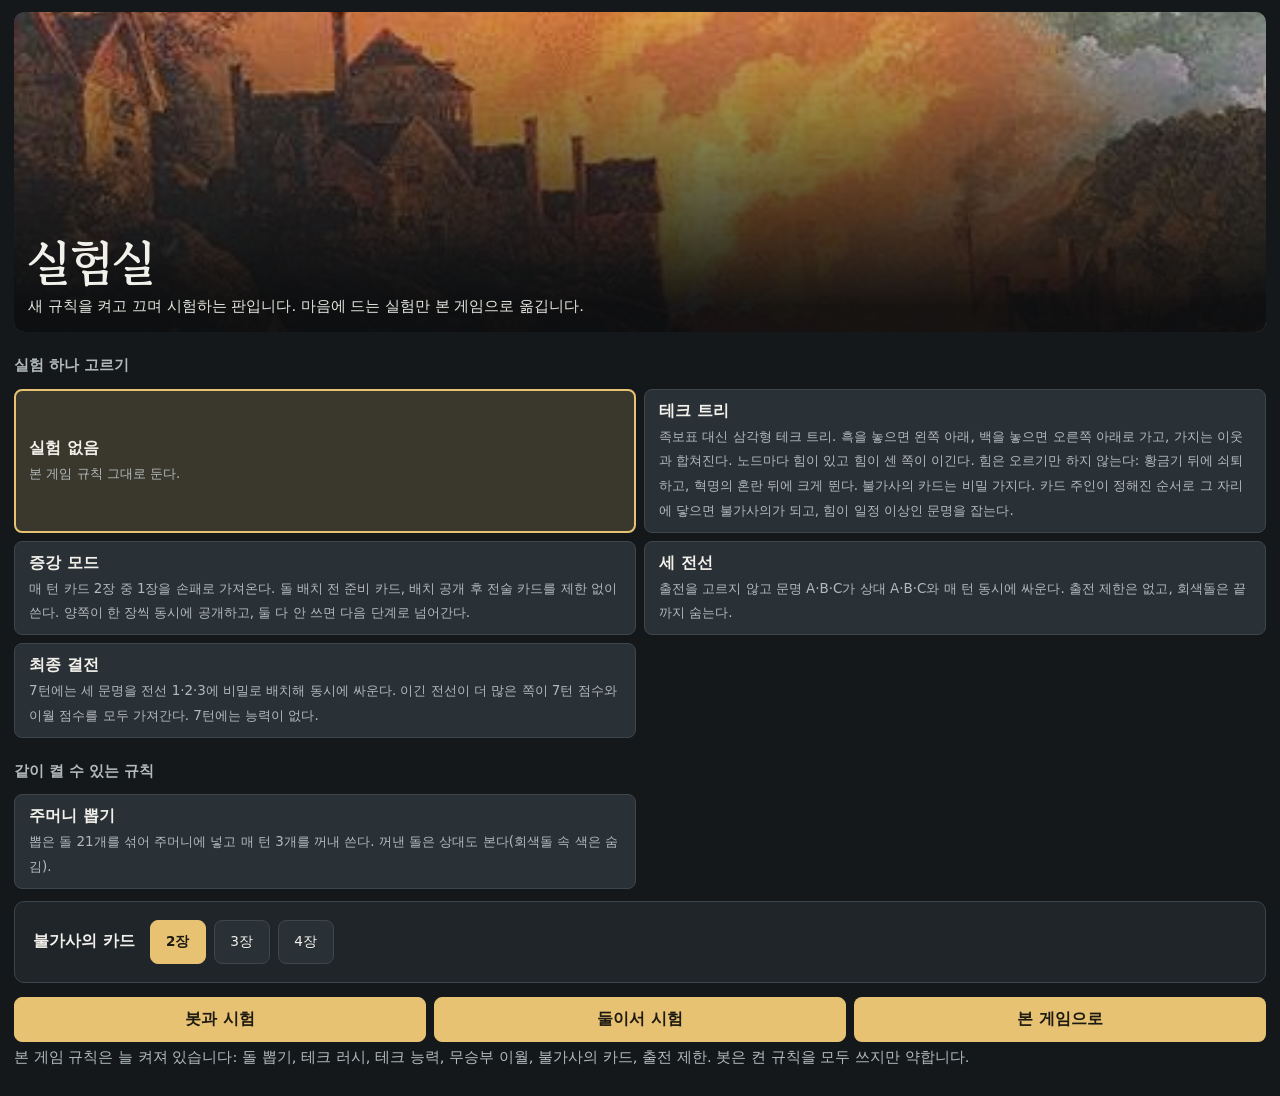
<file: lab.html>
<!doctype html>
<html lang="ko">
<head>
<meta charset="utf-8">
<meta name="viewport" content="width=device-width, initial-scale=1, viewport-fit=cover">
<meta name="theme-color" content="#14181b">
<title>문명 대전 실험실</title>
<link rel="preconnect" href="https://fonts.googleapis.com">
<link rel="preconnect" href="https://fonts.gstatic.com" crossorigin>
<link rel="stylesheet" href="https://fonts.googleapis.com/css2?family=Gowun+Batang:wght@700&display=swap">
<link rel="stylesheet" href="style.css">
<style>
.mods { display: grid; gap: 8px; margin-top: 12px; }
.mod { text-align: left; }
.mod b { display: block; }
.mod small { color: var(--muted); font-size: .84rem; }
.mod[aria-pressed="true"] { border: 2px solid var(--gold); background: #3a372c; padding: 8px 13px; }
.panel .tab { flex: none; width: 56px; }
.on-mods { font-size: .82rem; color: var(--gold); margin-top: 4px; }
.queue { display: inline-flex; gap: 4px; }
.lane { font-family: var(--display); margin-top: 14px; }
.picks.two { grid-template-columns: repeat(2, minmax(0, 1fr)); }
.pick.offer { display: block; text-align: left; height: auto; padding: 8px 10px; }
.pick.offer[aria-pressed="true"] { padding: 7px 9px; }
.pick.offer .labels > * { display: block; white-space: normal; margin-top: 3px; }
.hand-row > .hand-body:first-child { grid-column: 1 / -1; }
.tree-wrap { overflow-x: auto; margin-top: 8px; }
.tree-svg { display: block; width: 100%; min-width: 400px; height: auto; }
.tree-svg text { text-anchor: middle; font-size: 11px; fill: var(--ink); }
.tree-svg .tn { font-weight: 600; }
.tree-svg .tp { fill: var(--gold); font-size: 10.5px; }
.tree-svg .tf { fill: var(--special); font-size: 9.5px; }
.tree-svg .node rect { fill: var(--panel-2); stroke: var(--line); }
.tree-svg .node.here rect { fill: #3a372c; stroke: var(--gold); stroke-width: 2.5; }
.tree-svg .node.next rect { stroke: var(--gold); stroke-dasharray: 4 3; }
.tree-svg .node rect.badge { fill: var(--gold); stroke: none; }
.tree-svg .tb { fill: var(--bg); font-size: 10px; font-weight: 700; }
.tree-svg .edge line { stroke-width: 2; }
.tree-svg .eb line { stroke: #6c757b; }
.tree-svg .ew line { stroke: #cfccc4; }
.tree-svg .ebw line { stroke: #9aa1a5; stroke-dasharray: 6 3; }
.tree-svg .edge circle { stroke: #8a9298; stroke-width: 1; }
.tree-svg .sb { fill: #0b0d0e; }
.tree-svg .sw { fill: #f2f0ea; }
.tree-svg .ts { fill: var(--special); font-size: 9.5px; font-weight: 700; }
.tree-svg .node.one-way rect { stroke-dasharray: 2 2; }
.tree-svg .node.here.one-way rect { stroke-dasharray: none; }
.tree-svg.marked .edge { opacity: .35; }
.tree-svg.marked .edge.hot { opacity: 1; }
.tree-svg.marked .edge.hot line { stroke-width: 3.5; }
.tree-svg .root { fill: var(--panel-2); stroke: var(--line); }
.tree-svg .root-t { font-size: 9px; fill: var(--muted); }
@media (min-width: 1000px) { .layout { grid-template-columns: minmax(0, 1fr) 470px; } }
.perms { display: grid; grid-template-columns: repeat(2, minmax(0, 1fr)); gap: 0 8px; margin-top: 4px; }
@media (min-width: 720px) { .mods { grid-template-columns: repeat(2, minmax(0, 1fr)); } }
</style>
</head>
<body>
<div class="wrap" id="app"></div>
<dialog id="table-sheet" aria-label="족보표"></dialog>
<script src="game.js"></script>
<script src="art.js"></script>
<script src="lab-rules.js"></script>
<script src="hit.js"></script>
<script src="lab-ui.js"></script>
</body>
</html>
</file>
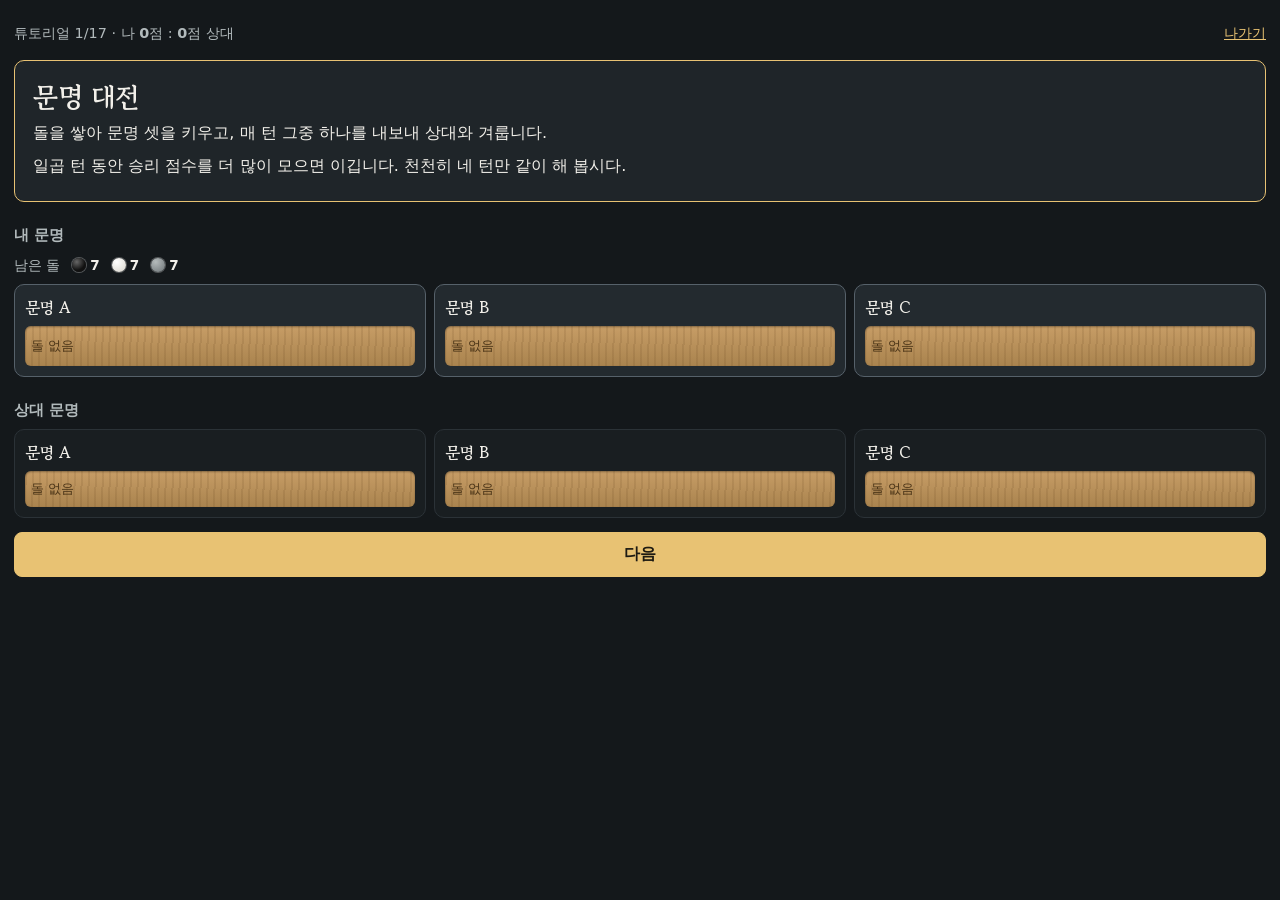
<file: tutorial.html>
<!doctype html>
<html lang="ko">
<head>
<meta charset="utf-8">
<meta name="viewport" content="width=device-width, initial-scale=1, viewport-fit=cover">
<meta name="theme-color" content="#14181b">
<title>문명 대전 튜토리얼</title>
<link rel="preconnect" href="https://fonts.googleapis.com">
<link rel="preconnect" href="https://fonts.gstatic.com" crossorigin>
<link rel="stylesheet" href="https://fonts.googleapis.com/css2?family=Gowun+Batang:wght@700&display=swap">
<link rel="stylesheet" href="style.css">
<style>
.tut-top { display: flex; justify-content: space-between; align-items: center; gap: 12px; font-size: .9rem; color: var(--muted); }
.tut-top a { color: var(--gold); padding: 10px 0; }
.coach { border-color: var(--gold); margin-top: 6px; }
.coach p { margin-top: 8px; }
.tut-pick { grid-template-columns: minmax(0, 1fr); }
.tut-pick .pick { flex-direction: row; justify-content: center; gap: 8px; }
.tut-bar { display: flex; gap: 8px; margin-top: 14px; }
.tut-bar > * { flex: 1; }
.tut-bar a { display: grid; place-items: center; padding: 10px 15px; border-radius: 8px; text-decoration: none; }
.tut-card { display: grid; grid-template-columns: 80px minmax(0, 1fr); gap: 10px; align-items: center; margin-top: 10px; }
</style>
</head>
<body>
<div class="wrap" id="app"></div>
<script src="game.js"></script>
<script src="art.js"></script>
<script src="tutorial.js"></script>
</body>
</html>
</file>
<file: style.css>
/* 미술관 벽처럼 어두운 바탕에 명화와 바둑판 나무를 올린 화면. 휴대폰 기준으로 쓰고 넓은 화면에서 확장한다. */
:root {
  color-scheme: dark;
  --bg: #14181b;
  --panel: #1f2529;
  --panel-2: #2a3136;
  --line: #3d464d;
  --ink: #f2f0ea;
  --muted: #b2babc;
  --wood: #c79d66;
  --wood-dark: #a9834e;
  --gold: #e8c273;
  --win: #7ccb96;
  --lose: #ec8a7a;
  --special: #86d0d6;
  --stone: 26px;
  --display: "Gowun Batang", "Apple SD Gothic Neo", "Malgun Gothic", serif;
}

* { box-sizing: border-box; }
html { -webkit-text-size-adjust: 100%; }
body { margin: 0; background: var(--bg); color: var(--ink); font: 16px/1.55 system-ui, -apple-system, "Apple SD Gothic Neo", "Malgun Gothic", "Noto Sans KR", sans-serif; }
.wrap { max-width: 1280px; margin: auto; padding-block: 12px 24px; padding-left: max(14px, env(safe-area-inset-left, 0px)); padding-right: max(14px, env(safe-area-inset-right, 0px)); }
h1, h2 { font-family: var(--display); font-weight: 700; margin: 0; text-wrap: balance; }
h1 { font-size: 1.45rem; line-height: 1.25; }
h2 { font-size: 1.1rem; margin: 18px 0 8px; }
h2.act { font-size: 1.2rem; color: var(--gold); }
h2.sub { font-family: inherit; font-size: .92rem; font-weight: 600; color: var(--muted); margin-top: 22px; }
p { margin: 4px 0; }
.nowrap { white-space: nowrap; }
img { max-width: 100%; display: block; }
.muted { color: var(--muted); font-size: .92rem; }
.panel { background: var(--panel); border: 1px solid var(--line); border-radius: 10px; padding: 18px; margin-top: 12px; }

/* 버튼 */
button { font: inherit; color: var(--ink); background: var(--panel-2); border: 1px solid var(--line); border-radius: 8px; padding: 9px 14px; min-height: 44px; cursor: pointer; touch-action: manipulation; }
button:hover:not(:disabled) { border-color: var(--gold); }
button:focus-visible, input:focus-visible, summary:focus-visible { outline: 3px solid var(--gold); outline-offset: 2px; }
button:disabled { cursor: not-allowed; color: #8d9598; background: #23292d; }
.primary { background: var(--gold); border-color: var(--gold); color: #1d1a12; font-weight: 700; }
.primary:hover:not(:disabled) { background: #f2d38e; border-color: #f2d38e; }
.primary:disabled { background: #4b5053; border-color: #4b5053; color: #b9bdbe; }
input { font: inherit; color: var(--ink); background: var(--bg); border: 1px solid var(--line); border-radius: 8px; padding: 9px 12px; min-height: 44px; width: 6.5em; text-transform: uppercase; letter-spacing: .15em; }

/* 점수와 턴 진행 */
.hud { display: flex; flex-wrap: wrap; align-items: center; justify-content: space-between; gap: 6px 14px; }
.score { font-size: 1.05rem; font-weight: 700; font-variant-numeric: tabular-nums; }
.score b { font-size: 1.4rem; }
.pips { display: flex; gap: 5px; list-style: none; margin: 0; padding: 0; }
.pip { width: 34px; text-align: center; font-size: .75rem; line-height: 1.2; color: var(--muted); border: 1px solid var(--line); border-radius: 6px; padding: 3px 0; font-variant-numeric: tabular-nums; }
.pip b { display: block; font-size: .8rem; color: var(--ink); }
.pip.now { border-color: var(--gold); box-shadow: inset 0 0 0 1px var(--gold); }
.pip.win b { color: var(--win); }
.pip.lose b { color: var(--lose); }

/* 시대 그림 */
.era { position: relative; margin-top: 10px; border-radius: 10px; overflow: hidden; background: var(--panel); min-height: 160px; display: flex; align-items: flex-end; }
.era img { position: absolute; inset: 0; width: 100%; height: 100%; object-fit: cover; }
.era::after { content: ""; position: absolute; inset: 0; background: linear-gradient(to top, rgba(10, 12, 14, .94) 8%, rgba(10, 12, 14, .55) 55%, rgba(10, 12, 14, .15)); }
.era-text { position: relative; z-index: 1; padding: 34px 14px 10px; width: 100%; }
.era-text p { color: #e6e6df; font-size: .92rem; }
.era cite { display: block; margin-top: 2px; font-style: normal; font-size: .72rem; color: #c3c7c4; }
.era:not(.hero) { min-height: 0; }
.era:not(.hero)::after { background: linear-gradient(to right, rgba(10, 12, 14, .92) 40%, rgba(10, 12, 14, .45)); }
.era:not(.hero) .era-text { padding: 12px 14px; }
.era:not(.hero) h1 { font-size: 1.15rem; }
.era:not(.hero) p { font-size: .85rem; }
.era:not(.hero) cite { display: none; }

/* 단계 표시 */
.steps { display: flex; gap: 6px; list-style: none; padding: 0; margin: 10px 0 0; font-size: .85rem; color: var(--muted); }
.steps li { flex: 1; text-align: center; padding: 5px 2px; border-bottom: 3px solid var(--line); }
.steps li.now { color: var(--ink); font-weight: 700; border-color: var(--gold); }

/* 문명 카드 */
.layout { display: grid; gap: 16px; grid-template-columns: minmax(0, 1fr); }
.rail { display: none; }
.cards { display: grid; gap: 8px; grid-template-columns: repeat(3, minmax(0, 1fr)); }
.cards.mine { grid-template-columns: minmax(0, 1fr); }
.cards.mine .card { background: #232a2f; border-color: #56616a; }
.cards:not(.mine) .card { background: #191e21; border-color: #2b3237; }
.card { background: var(--panel); border: 1px solid var(--line); border-radius: 10px; padding: 10px; min-width: 0; }
.cards .card.selected, .card.winner { border: 2px solid var(--gold); padding: 9px; }
.card-head { display: flex; flex-wrap: wrap; justify-content: space-between; gap: 2px 8px; align-items: baseline; }
.card-head strong { font-family: var(--display); }
.tag { font-size: .76rem; color: var(--muted); }
.tag.off { color: var(--lose); font-weight: 700; }
.card.banned .stones { filter: saturate(.7) brightness(.8); }
.hand { margin-top: 6px; font-size: .95rem; }
.info { margin-top: 6px; font-size: .84rem; color: var(--muted); }
.note { font-size: .8rem; color: var(--special); margin-top: 2px; }
.path { margin: 6px 0 0; font-size: .76rem; line-height: 1.4; color: var(--muted); word-break: keep-all; }
.path span:last-child { color: var(--ink); font-weight: 600; }

/* 돌과 나무판 */
.stones { display: flex; flex-wrap: wrap; align-items: center; gap: 5px; min-height: calc(var(--stone) + 12px); margin-top: 6px; padding: 6px; border-radius: 6px; background: repeating-linear-gradient(92deg, rgba(90, 58, 22, .12) 0 2px, transparent 2px 7px), linear-gradient(var(--wood), var(--wood-dark)); box-shadow: inset 0 1px 2px rgba(0, 0, 0, .35); }
.stones .empty { color: #4a3417; font-size: .8rem; }
.stone { flex: none; display: inline-grid; place-items: center; width: var(--stone); height: var(--stone); border-radius: 50%; font-size: .8rem; font-weight: 700; box-shadow: 0 1px 2px rgba(0, 0, 0, .55); }
.stone.b { background: radial-gradient(circle at 34% 28%, #6a6a6a, #1b1b1b 52%, #050505); }
.stone.w { background: radial-gradient(circle at 34% 28%, #fff, #efece5 55%, #c4c0b6); }
.stone.hidden { background: radial-gradient(circle at 34% 28%, #a5abad, #6d7477 60%, #52585b); color: #fff; }
.stone.from-gray { outline: 2px solid #4f7f85; outline-offset: 1px; }
.stone.pending { outline: 2px dashed #7a1f12; outline-offset: 2px; animation: drop .18s ease-out; }
.cards:not(.mine) { --stone: 20px; }
@keyframes drop { from { transform: translateY(-6px) scale(1.15); opacity: 0; } }

/* 순위 표시 */
.rank { display: inline-block; padding: 0 6px; border-radius: 5px; background: var(--panel-2); font-weight: 700; font-size: .85rem; font-variant-numeric: tabular-nums; white-space: nowrap; }
.rank.top { background: var(--gold); color: #1d1a12; }
.rank.high { background: #4a5358; }
.star { color: var(--special); font-weight: 700; }
.hand-name { font-weight: 700; }
.reason { font-size: 1rem; margin-top: 4px; }
.pill { display: inline-block; padding: 0 7px; border-radius: 999px; font-size: .74rem; font-weight: 700; background: var(--gold); color: #1d1a12; white-space: nowrap; }
.pill.opp { background: var(--lose); }

/* 남은 돌과 특수 족보 카드 */
.stock { display: flex; flex-wrap: wrap; align-items: center; gap: 4px 12px; margin: 6px 0 8px; font-size: .85rem; color: var(--muted); }
.stock-item { display: inline-flex; align-items: center; gap: 4px; }
.stock-item b { color: var(--ink); font-variant-numeric: tabular-nums; }
.dot.gray { box-shadow: 0 0 0 2px #4f7f85; }
.sp-cards { display: grid; gap: 8px; grid-template-columns: minmax(0, 1fr); }
.sp-card { display: grid; grid-template-columns: 60px minmax(0, 1fr); gap: 10px; padding: 8px; border-radius: 10px; background: #1d3b3e; box-shadow: inset 0 0 0 1px #3f7277; }
.sp-card p { margin: 0; }
.sp-card.past { opacity: .55; }

/* 돌 고르기: 휴대폰은 가로 네 칸 */
.picks { display: grid; grid-template-columns: repeat(4, minmax(0, 1fr)); gap: 5px; margin-top: 8px; }
.pick { display: flex; flex-direction: column; align-items: center; gap: 3px; padding: 7px 2px; text-align: center; font-size: .8rem; line-height: 1.25; min-width: 0; --stone: 22px; }
.pick small { color: var(--muted); font-size: .72rem; }
.pick .name { word-break: keep-all; }
.pick[aria-pressed="true"] { border: 2px solid var(--gold); background: #3a372c; padding: 6px 2px; }
.fight { width: 100%; margin-top: 8px; }
.fight[aria-pressed="true"] { background: var(--gold); border-color: var(--gold); color: #1d1a12; font-weight: 700; }

/* 고정 버튼 줄 */
.actionbar { position: sticky; bottom: 0; z-index: 5; display: flex; flex-wrap: wrap; align-items: center; gap: 8px; margin: 14px calc(max(14px, env(safe-area-inset-left, 0px)) * -1) 0; padding: 10px max(14px, env(safe-area-inset-right, 0px)) calc(10px + env(safe-area-inset-bottom, 0px)) max(14px, env(safe-area-inset-left, 0px)); background: rgba(20, 24, 27, .96); border-top: 1px solid var(--line); }
.actionbar .primary { flex: 1; }
.actionbar .hint { width: 100%; order: 3; font-size: .85rem; color: var(--muted); }

/* 족보표 */
.tabs { display: flex; gap: 3px; margin-bottom: 10px; }
.tab { flex: 1; min-width: 0; padding: 6px 0; font-size: .85rem; position: relative; }
.tab.current { box-shadow: inset 0 -3px 0 var(--gold); }
.tab[aria-pressed="true"] { background: var(--gold); border-color: var(--gold); color: #1d1a12; font-weight: 700; }
.hand-head { display: flex; justify-content: space-between; align-items: baseline; gap: 8px; margin-bottom: 6px; }
.hand-head h2 { margin: 0; }
.points { font-size: .85rem; color: var(--gold); font-weight: 700; white-space: nowrap; }
.hand-list { list-style: none; margin: 0; padding: 0; display: grid; gap: 6px; }
.hand-row { display: grid; grid-template-columns: 60px minmax(0, 1fr); gap: 10px; padding: 7px; border-radius: 8px; background: var(--panel-2); }
.hand-row.special { background: #1d3b3e; box-shadow: inset 0 0 0 1px #3f7277; }
.hand-row.occupied { box-shadow: inset 0 0 0 2px var(--gold); }
.thumb { width: 60px; height: 60px; object-fit: cover; border-radius: 6px; background: var(--bg); }
.hand-title { display: flex; flex-wrap: wrap; align-items: center; gap: 2px 5px; line-height: 1.3; }
.hand-title strong { font-family: var(--display); font-size: 1.02rem; }
.hand-shape { margin-top: 4px; }
.why { margin: 3px 0 0; font-size: .8rem; line-height: 1.35; color: var(--muted); }
.beats { margin: 3px 0 0; font-size: .8rem; font-weight: 700; color: var(--special); }
.legend { font-size: .8rem; color: var(--muted); margin-top: 8px; }
.dots { display: inline-flex; flex-wrap: wrap; align-items: center; gap: 3px; vertical-align: middle; }
.dot { display: inline-block; width: 14px; height: 14px; border-radius: 50%; vertical-align: -2px; box-shadow: 0 0 0 1px rgba(255, 255, 255, .28); }
.dot.b { background: radial-gradient(circle at 34% 28%, #666, #111 60%); }
.dot.w { background: radial-gradient(circle at 34% 28%, #fff, #d8d4cb); }
.dot.g { background: radial-gradient(circle at 34% 28%, #b4babb, #6d7477); }
.any { display: inline-flex; gap: 3px; padding: 2px 4px; vertical-align: middle; border: 1px dashed var(--special); border-radius: 6px; }
.shape-note { display: block; margin-top: 2px; font-size: .78rem; color: var(--special); }
.hand-mini { display: grid; grid-template-columns: 60px minmax(0, 1fr); gap: 10px; margin-top: 8px; }
.hand-mini .hand { margin: 0; }
.chip { display: inline-block; min-width: 20px; padding: 0 4px; margin-left: 3px; text-align: center; border-radius: 10px; font-size: .74rem; font-weight: 700; background: var(--gold); color: #1d1a12; }
.chip.opp { background: var(--lose); }
.chip.off { opacity: .45; }

/* 족보표 시트 */
dialog { color: var(--ink); background: var(--panel); border: 1px solid var(--line); padding: 0; width: 100%; max-width: 560px; max-height: 86dvh; margin: auto auto 0; border-radius: 14px 14px 0 0; }
dialog::backdrop { background: rgba(0, 0, 0, .6); }
.sheet-head { position: sticky; top: 0; z-index: 1; display: flex; justify-content: space-between; align-items: center; padding: 8px 14px; background: var(--panel); border-bottom: 1px solid var(--line); }
.sheet-body { padding: 12px 14px calc(16px + env(safe-area-inset-bottom, 0px)); }

/* 결과 */
.turn-label { margin-top: 12px; }
.result-line { font-family: var(--display); font-size: 1.6rem; font-weight: 700; margin-top: 2px; }
.duel-card { padding-top: 0; overflow: hidden; }
.card.duel-card.winner { padding-top: 0; }
.hand-art { width: calc(100% + 20px); max-width: none; margin: 0 -10px 10px; aspect-ratio: 1; object-fit: cover; }
.winner .hand-art { width: calc(100% + 18px); margin: 0 -9px 10px; }
.hand-big { margin-top: 6px; font-family: var(--display); font-size: 1.05rem; font-weight: 700; line-height: 1.35; }
.credit { display: block; margin-top: 4px; font-style: normal; font-size: .72rem; color: var(--muted); }
.result-line.win { color: var(--win); }
.result-line.lose { color: var(--lose); }
.duel { display: grid; grid-template-columns: repeat(2, minmax(0, 1fr)); gap: 8px; margin-top: 8px; }
.duel .card { --stone: 18px; position: relative; animation: var(--enter, rise) .36s cubic-bezier(.3, .8, .4, 1) both, var(--hit, none) .55s .36s ease-out both; }
.duel .muted { font-size: .82rem; }
@keyframes rise { from { transform: translateY(8px); opacity: 0; } }

/* 기록 */
details { margin-top: 14px; }
summary { cursor: pointer; font-weight: 600; min-height: 32px; }
ol.history { list-style: none; padding: 0; margin: 6px 0 0; font-size: .9rem; }
ol.history li { padding: 6px 0; border-top: 1px solid var(--line); }

/* 첫 화면과 안내 */
.hero { min-height: 230px; margin-top: 0; }
.hero h1 { font-size: 2.1rem; }
.modes { display: grid; gap: 8px; margin-top: 14px; }
.modes .primary { width: 100%; }
.modes a { display: grid; place-items: center; padding: 10px 15px; border-radius: 8px; text-decoration: none; }
.levels { align-items: center; margin: 8px 0 0; }
.levels span { padding-right: 6px; font-size: .85rem; color: var(--muted); }
.join { display: flex; flex-wrap: wrap; gap: 8px; align-items: center; }
.join button { flex: 1; }
.rules { padding-left: 1.2em; margin: 8px 0 0; }
.rules li { margin-bottom: 5px; }
.credits { padding-left: 0; list-style: none; font-size: .85rem; color: var(--muted); }
.notice { background: #4d2a25; color: #ffd8d0; border-radius: 8px; padding: 10px 12px; margin: 10px 0 0; }
.notice.ok { background: #24452f; color: #c9f2d6; }
.code { font-size: 2.6rem; font-weight: 700; letter-spacing: .25em; font-variant-numeric: tabular-nums; }
.bar { display: flex; flex-wrap: wrap; gap: 8px; margin-top: 12px; }

/* 넓은 화면 */
@media (min-width: 720px) {
  :root { --stone: 28px; }
  h1 { font-size: 1.7rem; }
  .era:not(.hero) { display: grid; grid-template-columns: minmax(0, 1fr) minmax(280px, 42%); align-items: center; min-height: 200px; }
  .era:not(.hero) img { position: static; grid-column: 2; grid-row: 1; height: 200px; }
  .era:not(.hero)::after { display: none; }
  .era:not(.hero) .era-text { grid-column: 1; grid-row: 1; padding: 14px 20px; }
  .cards.mine { grid-template-columns: repeat(3, minmax(0, 1fr)); }
  .cards:not(.mine) { --stone: 24px; }
  .picks { grid-template-columns: minmax(0, 1fr); }
  .pick { flex-direction: row; text-align: left; padding: 6px 8px; }
  .pick[aria-pressed="true"] { padding: 5px 7px; }
  .pick .labels { display: flex; flex-direction: column; }
  .era:not(.hero) h1 { font-size: 1.5rem; }
  .era:not(.hero) p { font-size: .92rem; }
  .era:not(.hero) cite { display: block; }
  .duel .card { --stone: 26px; }
  .hand-art { aspect-ratio: 16 / 10; }
  .hand-big { font-size: 1.25rem; }
  .sp-cards { grid-template-columns: repeat(2, minmax(0, 1fr)); }
  .modes { grid-auto-flow: column; grid-auto-columns: minmax(0, 1fr); }
  .hero { min-height: 320px; }
  .hero h1 { font-size: 3rem; }
  dialog { margin: auto; border-radius: 14px; }
}
@media (min-width: 1000px) {
  .layout { grid-template-columns: minmax(0, 1fr) 390px; }
  .rail { display: block; position: sticky; top: 10px; align-self: start; max-height: calc(100dvh - 20px); overflow-y: auto; background: var(--panel); border: 1px solid var(--line); border-radius: 10px; padding: 12px; }
  .only-phone { display: none; }
}
@media (prefers-reduced-motion: reduce) {
  .stone.pending, .duel .card { animation: none; }
}

.fx { padding-left: 1.1em; margin: 8px 0 0; font-size: .92rem; }
.draw-row { display: flex; flex-wrap: wrap; gap: 5px; margin-top: 8px; }
.draw-row .dot { width: 22px; height: 22px; animation: draw-pop .22s both ease-out; }
.tag.jackpot { color: var(--gold); font-weight: 700; }
@keyframes draw-pop { from { opacity: 0; transform: scale(.3); } }
@media (prefers-reduced-motion: reduce) { .draw-row .dot { animation: none; } }

/* 전투 타격감: 두 문명이 양쪽에서 달려와 0.36초에 맞부딪힌다(hit.js HIT_AT). 이긴 쪽은 쾅, 진 쪽은 흔들리며 어두워진다. */
.duel .card.from-left { --enter: charge-l; }
.duel .card.from-right { --enter: charge-r; }
.duel .card.hit-win { --hit: slam; }
.duel .card.hit-wonder { --hit: wonder; }
.duel .card.hit-lose { --hit: knock; }
.duel .card.hit-draw { --hit: bump; }
@keyframes charge-l { 0% { transform: translateX(-45%) scale(.9); opacity: 0; } 85% { transform: translateX(7%); opacity: 1; } 100% { transform: none; } }
@keyframes charge-r { 0% { transform: translateX(45%) scale(.9); opacity: 0; } 85% { transform: translateX(-7%); opacity: 1; } 100% { transform: none; } }
@keyframes slam { 30% { transform: scale(1.09); box-shadow: 0 0 0 3px var(--gold), 0 0 34px rgba(232, 194, 115, .65); } 100% { transform: none; } }
@keyframes wonder { 30% { transform: scale(1.12) rotate(-1deg); box-shadow: 0 0 0 3px var(--special), 0 0 44px rgba(134, 208, 214, .8); } 100% { transform: none; } }
@keyframes knock { 15% { transform: translateX(-9px) rotate(-2deg); } 35% { transform: translateX(7px) rotate(1.5deg); } 55% { transform: translateX(-4px); } 75% { transform: translateX(2px); } 100% { transform: none; filter: saturate(.4) brightness(.7); } }
@keyframes bump { 30% { transform: scale(.95); } 100% { transform: none; } }
.duel.big { animation: quake .42s .36s both; }
@keyframes quake { 15% { transform: translate(-6px, 3px); } 30% { transform: translate(5px, -4px); } 45% { transform: translate(-4px, 2px); } 60% { transform: translate(3px, -1px); } 80% { transform: translate(-1px, 1px); } 100% { transform: none; } }
.gain-pop { position: absolute; z-index: 2; top: 34%; left: 50%; font: 700 2.4rem var(--display); color: var(--gold); text-shadow: 0 2px 10px #000, 0 0 2px #000; pointer-events: none; opacity: 0; animation: gain 1.1s .42s ease-out both; }
@keyframes gain { 0% { opacity: 0; transform: translate(-50%, 12px) scale(.5); } 22% { opacity: 1; transform: translate(-50%, -6px) scale(1.2); } 70% { opacity: 1; } 100% { opacity: 0; transform: translate(-50%, -54px) scale(1); } }
.hitbox .result-line { animation: pop .38s .4s both; }
@keyframes pop { 0% { opacity: 0; transform: scale(.6); } 70% { transform: scale(1.08); } 100% { transform: none; } }
.hitbox .fx li { animation: rise .3s both; }
.stone.flip { animation: flip .55s .85s both; }
@keyframes flip { 0% { transform: rotateY(0); } 50% { transform: rotateY(90deg) scale(1.25); box-shadow: 0 0 0 3px var(--lose); } 100% { transform: rotateY(0); box-shadow: 0 0 0 2px var(--lose); } }
.stone.reveal { animation: reveal .45s .75s both; }
@keyframes reveal { 0% { opacity: 0; transform: scale(.2); } 70% { transform: scale(1.3); } 100% { transform: none; } }
/* 같은 결과를 다시 그릴 때(족보표 열기 등)는 움직이지 않고 끝난 모습만 둔다. */
.calm .duel .card, .calm .duel.big, .calm .result-line, .calm .fx li, .calm .stone.flip, .calm .stone.reveal { animation: none; }
.calm .gain-pop { display: none; }
.calm .duel .card.hit-lose { filter: saturate(.4) brightness(.7); }
.calm .stone.flip { box-shadow: 0 0 0 2px var(--lose); }
@media (prefers-reduced-motion: reduce) {
  .duel .card, .duel.big, .hitbox .result-line, .hitbox .fx li, .stone.flip, .stone.reveal { animation: none; }
  .gain-pop { display: none; }
  .duel .card.hit-lose { filter: saturate(.4) brightness(.7); }
  .stone.flip { box-shadow: 0 0 0 2px var(--lose); }
}
.sound-toggle[aria-pressed="false"] { color: var(--muted); }
</file>
